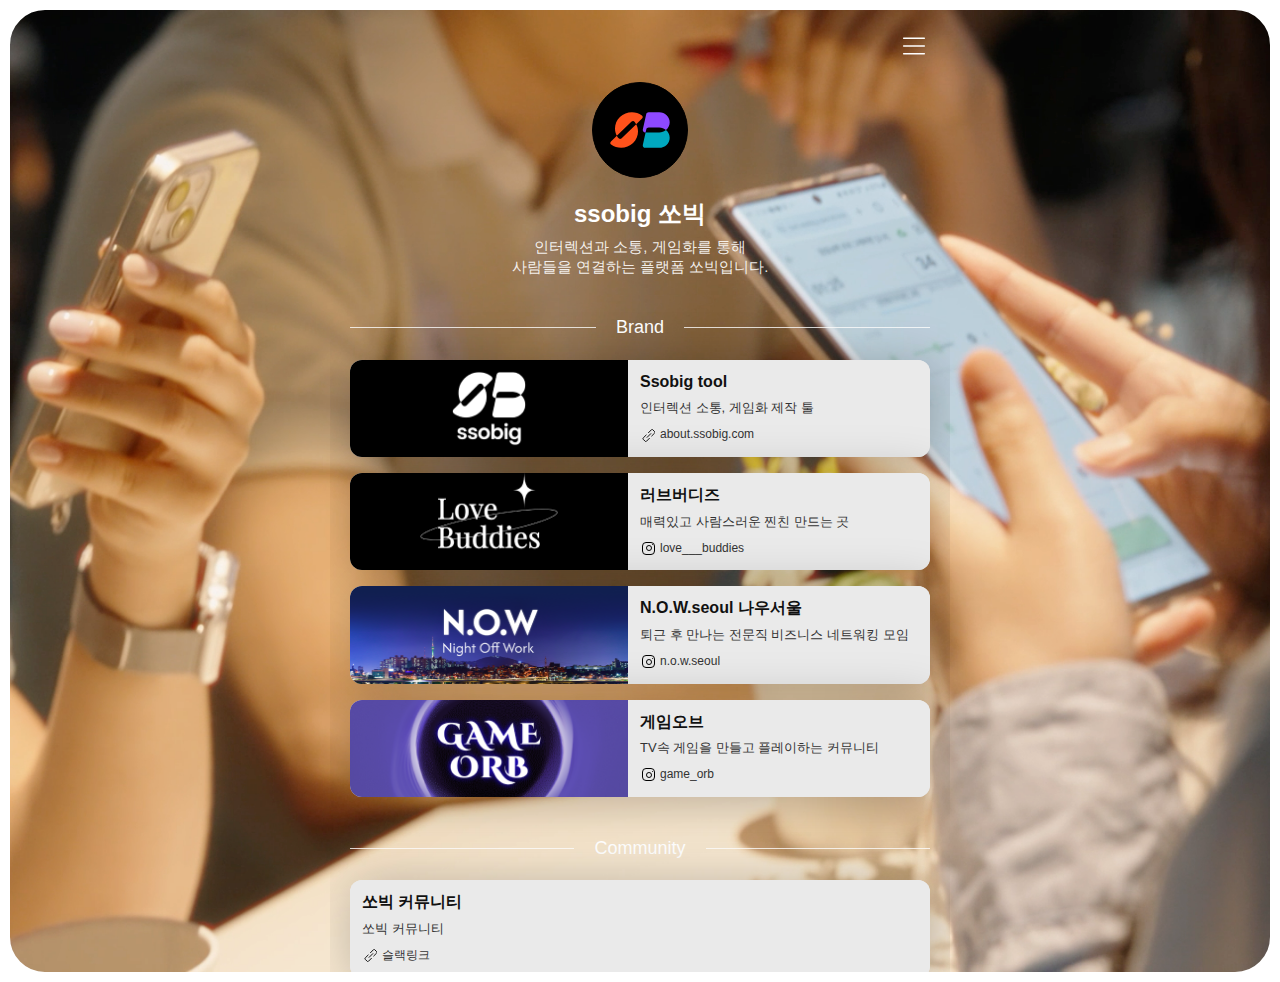
<file: autohtml-project/index.html>
<!DOCTYPE html>
<html lang="en">
<head>
  <meta charset="UTF-8">
  <meta http-equiv="X-UA-Compatible" content="IE=edge">
  <meta name="viewport" content="width=device-width, initial-scale=1.0">
  <link rel="stylesheet" href="./vars.css">
  <link rel="stylesheet" href="./style.css">
  
  
  <style>
   a,
   button,
   input,
   select,
   h1,
   h2,
   h3,
   h4,
   h5,
   * {
       box-sizing: border-box;
       margin: 0;
       padding: 0;
       border: none;
       text-decoration: none;
       background: none;
   
       -webkit-font-smoothing: antialiased;
   }
   
   menu, ol, ul {
       list-style-type: none;
       margin: 0;
       padding: 0;
   }
   </style>
  <title>Document</title>
</head>
<body>
  <div
    class="ssobig-com"
    style="
      background: url(ssobig-com.png) center;
      background-size: cover;
      background-repeat: no-repeat;
    "
  >
    <div class="contant">
      <div class="div">
        <img class="group-1707480998" src="group-17074809980.svg" />
      </div>
      <div class="frame-1707482407">
        <div class="div2">
          <img class="div3" src="div2.svg" />
        </div>
        <div class="frame-1707482409">
          <div class="ssobig">ssobig 쏘빅</div>
          <div class="div4">
            인터렉션과 소통, 게임화를 통해
            <br />
            사람들을 연결하는 플랫폼 쏘빅입니다.
          </div>
        </div>
      </div>
      <div class="frame-1707482412">
        <div class="frame-1707482415">
          <div class="line-1"></div>
          <div class="brand">Brand</div>
          <div class="line-2"></div>
        </div>
        <div class="frame-1707482414">
          <div class="div5">
            <img class="div6" src="div5.png" />
            <div class="div7">
              <div class="ssobig-tool">Ssobig tool</div>
              <div class="div8">인터렉션 소통, 게임화 제작 툴</div>
              <div class="div9">
                <div class="div10">
                  <img class="group" src="group0.svg" />
                </div>
                <div class="about-ssobig-com">about.ssobig.com</div>
              </div>
            </div>
          </div>
          <div class="div5">
            <img class="div6" src="div11.png" />
            <div class="div7">
              <div class="ssobig-tool">러브버디즈</div>
              <div class="div8">매력있고 사람스러운 찐친 만드는 곳</div>
              <div class="div9">
                <div class="div10">
                  <div class="ellipse-515"></div>
                  <div class="ellipse-5152"></div>
                  <div class="rectangle-177346"></div>
                </div>
                <div class="about-ssobig-com">love___buddies</div>
              </div>
            </div>
          </div>
          <div class="div5">
            <img class="div6" src="div17.png" />
            <div class="div7">
              <div class="ssobig-tool">N.O.W.seoul 나우서울</div>
              <div class="div8">퇴근 후 만나는 전문직 비즈니스 네트워킹 모임</div>
              <div class="div9">
                <div class="div10">
                  <div class="ellipse-515"></div>
                  <div class="ellipse-5152"></div>
                  <div class="rectangle-177346"></div>
                </div>
                <div class="about-ssobig-com">n.o.w.seoul</div>
              </div>
            </div>
          </div>
          <div class="div5">
            <img class="div6" src="div23.png" />
            <div class="div7">
              <div class="ssobig-tool">게임오브</div>
              <div class="div8">TV속 게임을 만들고 플레이하는 커뮤니티</div>
              <div class="div9">
                <div class="div10">
                  <div class="ellipse-515"></div>
                  <div class="ellipse-5152"></div>
                  <div class="rectangle-177346"></div>
                </div>
                <div class="about-ssobig-com">game_orb</div>
              </div>
            </div>
          </div>
        </div>
      </div>
      <div class="frame-1707482413">
        <div class="frame-1707482415">
          <div class="line-1"></div>
          <div class="community">Community</div>
          <div class="line-2"></div>
        </div>
        <div class="frame-1707482416">
          <div class="div11">
            <div class="div7">
              <div class="ssobig-tool">쏘빅 커뮤니티</div>
              <div class="div8">쏘빅 커뮤니티</div>
              <div class="div9">
                <div class="div10">
                  <img class="group3" src="group7.svg" />
                </div>
                <div class="about-ssobig-com">슬랙링크</div>
              </div>
            </div>
          </div>
        </div>
      </div>
    </div>
  </div>
  
</body>
</html>
</file>
<file: autohtml-project/vars.css>
/* Figma Styles of your File */
:root {
  /* Colors */
  --: linear-gradient(
    257.59deg,
    rgba(151, 71, 255, 1) 0%,
    rgba(254, 81, 20, 1) 100%
  );
  --: linear-gradient(
      127.9deg,
      rgba(0, 0, 0, 0.12) 0%,
      rgba(255, 255, 255, 0.02) 31.49999976158142%,
      rgba(0, 0, 0, 0.12) 100%
    ),
    linear-gradient(to left, #ffffff, #ffffff);
  --100: linear-gradient(
      127.9deg,
      rgba(0, 0, 0, 0.6) 0%,
      rgba(255, 255, 255, 0.1) 31.49999976158142%,
      rgba(0, 0, 0, 0.6) 100%
    ),
    linear-gradient(to left, #ffffff, #ffffff);
  --: linear-gradient(
    257.59deg,
    rgba(151, 71, 255, 1) 0%,
    rgba(254, 81, 20, 1) 100%
  );
  --10: linear-gradient(
      257.59deg,
      rgba(151, 71, 255, 0.2) 0%,
      rgba(254, 81, 20, 0.2) 100%
    ),
    linear-gradient(to left, #ffffff, #ffffff);
  --system-black-900: #111111;
  --system-black-800: #333333;
  --system-black-700: #505050;
  --system-black-600: #666666;
  --system-black-500: #767676;
  --system-black-400: #888888;
  --system-black-300: #999999;
  --system-black-200: #bbbbbb;
  --system-black-100: #e1e1e1;
  --system-black-50: #f1f1f5;
  --system-black-font-01white: #ffffff;
  --system-black-font-02black: #111111;
  --system-black-font-03gray: #505050;
  --system-black-font-04gray: #767676;
  --system-black-font-05graydisabled: #999999;
  --system-black-line-lightcolor: #f1f1f5;
  --system-black-line-regularcolor: #e5e5ec;
  --system-black-line-blackcolor: #111111;
  --system-black-line-whitecolor: #ffffff;
  --system-black-line-disabled: #cacad7;
  --system-black-bg-lightcolor: #f7f7fb;
  --system-black-bg-regularcolor: #f1f1f5;
  --system-black-bg-blackcolor: #111111;
  --system-black-bg-whitecolor: #ffffff;
  --system-black-bg-blackopacity85: #000000;
  --system-black-bg-blackopacity60: rgba(0, 0, 0, 0.6);
  --system-black-bg-blackopacity30: rgba(0, 0, 0, 0.3);
  --system-black-bg-blackopacity20: rgba(0, 0, 0, 0.2);
  --system-black-bg-blackopacity3: rgba(0, 0, 0, 0.03);
  --system-black-bg-whiteopacity60: rgba(255, 255, 255, 0.6);
  --system-black-bg-whiteopacity20: rgba(255, 255, 255, 0.2);
  --system-black-bg-gradient50: linear-gradient(
    180deg,
    rgba(0, 0, 0, 0) 0%,
    rgba(0, 0, 0, 0.5) 100%
  );
  --system-black-bg-red: #ca3a31;
  --system-black-bg-green: #04b014;
  --system-black-bg-yellow: #ffaa00;
  --system-black-button-brand: #6100ff;
  --system-black-button-black: #1c1c21;
  --system-black-button-white: #ffffff;
  --system-black-button-lightcolor: #f7f7fb;
  --system-black-button-regulargray: #e5e5ec;
  --system-black-button-disable: #f1f1f5;
  --system-black-brand-maincolor: #fe5114;
  --system-black-brand-subcolor1: #9747ff;
  --system-black-brand-subcolor2: #19bcff;
  --system-black-red-900: #b71c1c;
  --system-black-red-800: #b63731;
  --system-black-red-700: #c23e38;
  --system-black-red-600: #d3483e;
  --system-black-red-500: #e15241;
  --system-black-red-400: #de5e56;
  --system-black-red-300: #d77976;
  --system-black-red-200: #e39e9c;
  --system-black-red-100: #f7cfd3;
  --system-black-red-50: #fcecee;
  --system-black-purple-900: #441d87;
  --system-black-purple-800: #612694;
  --system-black-purple-700: #712c9c;
  --system-black-purple-600: #8331a4;
  --system-black-purple-500: #8f36aa;
  --system-black-purple-400: #9f50b6;
  --system-black-purple-300: #af6ec3;
  --system-black-purple-200: #c597d4;
  --system-black-purple-100: #dbc0e4;
  --system-black-purple-50: #f1e6f4;
  --system-black-violet-900: #7d1e4e;
  --system-black-violet-800: #9f2857;
  --system-black-violet-700: #b22e5b;
  --system-black-violet-600: #c63461;
  --system-black-violet-500: #d63964;
  --system-black-violet-400: #da4f7a;
  --system-black-violet-300: #df6c92;
  --system-black-violet-200: #e694b0;
  --system-black-violet-100: #efbecf;
  --system-black-violet-50: #fce4ec;
  --system-black-purpleheze-900: #2d218c;
  --system-black-purpleheze-800: #402d9a;
  --system-black-purpleheze-700: #4c33a2;
  --system-black-purpleheze-600: #583bab;
  --system-black-purpleheze-500: #6040b0;
  --system-black-purpleheze-400: #785bbc;
  --system-black-purpleheze-300: #9078c7;
  --system-black-purpleheze-200: #af9fd7;
  --system-black-purpleheze-100: #cfc5e6;
  --system-black-purpleheze-50: #ece7f5;
  --system-black-navyblue-900: #1b2679;
  --system-black-navyblue-800: #2a378e;
  --system-black-navyblue-700: #303f9f;
  --system-black-navyblue-600: #3949ab;
  --system-black-navyblue-500: #3f51b5;
  --system-black-navyblue-400: #5c6bc0;
  --system-black-navyblue-300: #7986cb;
  --system-black-navyblue-200: #9fa8da;
  --system-black-navyblue-100: #c5cae9;
  --system-black-navyblue-50: #e8eaf6;
  --system-black-blue-900: #1f489b;
  --system-black-blue-800: #2f66ba;
  --system-black-blue-700: #3776cb;
  --system-black-blue-600: #4188de;
  --system-black-blue-500: #4896ec;
  --system-black-blue-400: #5da4ef;
  --system-black-blue-300: #77b4f0;
  --system-black-blue-200: #9cc9f5;
  --system-black-blue-100: #c2ddf8;
  --system-black-blue-50: #e6f2fc;
  --system-black-skyblue-900: #225796;
  --system-black-skyblue-800: #3277b8;
  --system-black-skyblue-700: #3a87cb;
  --system-black-skyblue-600: #449adf;
  --system-black-skyblue-500: #4aa8ee;
  --system-black-skyblue-400: #59b5f0;
  --system-black-skyblue-300: #6fc1f2;
  --system-black-skyblue-200: #94d3f6;
  --system-black-skyblue-100: #bde4f9;
  --system-black-skyblue-50: #e5f5fd;
  --system-black-emerald-900: #275f63;
  --system-black-emerald-800: #38818d;
  --system-black-emerald-700: #4295a5;
  --system-black-emerald-600: #4caabe;
  --system-black-emerald-500: #54bad1;
  --system-black-emerald-400: #5fc4d7;
  --system-black-emerald-300: #73cede;
  --system-black-emerald-200: #96dce8;
  --system-black-emerald-100: #beeaf1;
  --system-black-emerald-50: #e4f6f9;
  --system-black-navygreen-900: #1e4c40;
  --system-black-navygreen-800: #2c675c;
  --system-black-navygreen-700: #33776b;
  --system-black-navygreen-600: #3b877b;
  --system-black-navygreen-500: #429488;
  --system-black-navygreen-400: #51a49a;
  --system-black-navygreen-300: #6ab4ac;
  --system-black-navygreen-200: #91c9c4;
  --system-black-navygreen-100: #bbdedb;
  --system-black-navygreen-50: #e3f1f1;
  --system-black-green-900: #0c5b00;
  --system-black-green-800: #107700;
  --system-black-green-700: #258716;
  --system-black-green-600: #39982a;
  --system-black-green-500: #4aa63c;
  --system-black-green-400: #7bb872;
  --system-black-green-300: #91c48a;
  --system-black-green-200: #afd4ab;
  --system-black-green-100: #cee5cb;
  --system-black-green-50: #eaf4ea;
  --system-black-khaki-900: #416729;
  --system-black-khaki-800: #62893d;
  --system-black-khaki-700: #749d47;
  --system-black-khaki-600: #88b153;
  --system-black-khaki-500: #97c05c;
  --system-black-khaki-400: #a6ca72;
  --system-black-khaki-300: #b6d38a;
  --system-black-khaki-200: #cadfab;
  --system-black-khaki-100: #dfeccb;
  --system-black-khaki-50: #f2f8ea;
  --system-black-brown-900: #725c3c;
  --system-black-brown-800: #856e4c;
  --system-black-brown-700: #99815e;
  --system-black-brown-600: #ae9671;
  --system-black-brown-500: #c3a981;
  --system-black-brown-400: #d4ba92;
  --system-black-brown-300: #dec9aa;
  --system-black-brown-200: #eddabb;
  --system-black-brown-100: #f4e8d4;
  --system-black-brown-50: #fbf3e4;
  --system-black-orange-900: #e68437;
  --system-black-orange-800: #edaa46;
  --system-black-orange-700: #f2c14f;
  --system-black-orange-600: #f7d859;
  --system-black-orange-500: #fcea60;
  --system-black-orange-400: #fced72;
  --system-black-orange-300: #fdf088;
  --system-black-orange-200: #fdf4a8;
  --system-black-orange-100: #fef9ca;
  --system-black-orange-50: #fffde9;
  --system-black-tangerine-900: #ee772f;
  --system-black-tangerine-800: #f09436;
  --system-black-tangerine-700: #f2a33a;
  --system-black-tangerine-600: #f4b53f;
  --system-black-tangerine-500: #f6c244;
  --system-black-tangerine-400: #f7cb50;
  --system-black-tangerine-300: #f8d567;
  --system-black-tangerine-200: #fae08f;
  --system-black-tangerine-100: #fcecba;
  --system-black-tangerine-50: #fef8e3;
  --system-black-amber-900: #d55b26;
  --system-black-amber-800: #df732c;
  --system-black-amber-700: #e68231;
  --system-black-amber-600: #ec9135;
  --system-black-amber-500: #f19c38;
  --system-black-amber-400: #f3aa47;
  --system-black-amber-300: #f4b961;
  --system-black-amber-200: #f7cd8b;
  --system-black-amber-100: #fae1b8;
  --system-black-amber-50: #fdf3e2;
  --system-black-darkamber-900: #b04121;
  --system-black-darkamber-800: #c84e2a;
  --system-black-darkamber-700: #d5552e;
  --system-black-darkamber-600: #e25c33;
  --system-black-darkamber-500: #ec6337;
  --system-black-darkamber-400: #ee7850;
  --system-black-darkamber-300: #f08f6d;
  --system-black-darkamber-200: #f3ae96;
  --system-black-darkamber-100: #f7cebf;
  --system-black-darkamber-50: #f8eae8;
  --system-black-maroom-900: #3b2824;
  --system-black-maroom-800: #4a352f;
  --system-black-maroom-700: #594139;
  --system-black-maroom-600: #684d43;
  --system-black-maroom-500: #74564a;
  --system-black-maroom-400: #886f65;
  --system-black-maroom-300: #9d8980;
  --system-black-maroom-200: #b9aba5;
  --system-black-maroom-100: #d5ccc9;
  --system-black-maroom-50: #eeebe9;
  --system-blueblack-900: #283237;
  --system-blueblack-800: #3a474e;
  --system-blueblack-700: #495a63;
  --system-blueblack-600: #596d79;
  --system-blueblack-500: #667c89;
  --system-blueblack-400: #7d8f9b;
  --system-blueblack-300: #94a4ad;
  --system-blueblack-200: #b3bec4;
  --system-blueblack-100: #d1d8dc;
  --system-blueblack-50: #edeff1;

  /* Fonts */
  --title-t1krsb-font-family: Pretendard-SemiBold, sans-serif;
  --title-t1krsb-font-size: 32px;
  --title-t1krsb-line-height: 42px;
  --title-t1krsb-font-weight: 600;
  --title-t1krsb-font-style: normal;
  --title-t1krrg-font-family: Pretendard-Regular, sans-serif;
  --title-t1krrg-font-size: 32px;
  --title-t1krrg-line-height: 42px;
  --title-t1krrg-font-weight: 400;
  --title-t1krrg-font-style: normal;
  --title-t1krlt-font-family: Pretendard-Light, sans-serif;
  --title-t1krlt-font-size: 32px;
  --title-t1krlt-line-height: 42px;
  --title-t1krlt-font-weight: 300;
  --title-t1krlt-font-style: normal;
  --title-t2krsb-font-family: Pretendard-SemiBold, sans-serif;
  --title-t2krsb-font-size: 28px;
  --title-t2krsb-line-height: 38px;
  --title-t2krsb-font-weight: 600;
  --title-t2krsb-font-style: normal;
  --title-t2krrg-font-family: Pretendard-Regular, sans-serif;
  --title-t2krrg-font-size: 28px;
  --title-t2krrg-line-height: 38px;
  --title-t2krrg-font-weight: 400;
  --title-t2krrg-font-style: normal;
  --title-t2krlt-font-family: Pretendard-Light, sans-serif;
  --title-t2krlt-font-size: 28px;
  --title-t2krlt-line-height: 38px;
  --title-t2krlt-font-weight: 300;
  --title-t2krlt-font-style: normal;
  --title-t3krsb-font-family: Pretendard-SemiBold, sans-serif;
  --title-t3krsb-font-size: 24px;
  --title-t3krsb-line-height: 34px;
  --title-t3krsb-font-weight: 600;
  --title-t3krsb-font-style: normal;
  --title-t3krrg-font-family: Pretendard-Regular, sans-serif;
  --title-t3krrg-font-size: 24px;
  --title-t3krrg-line-height: 34px;
  --title-t3krrg-font-weight: 400;
  --title-t3krrg-font-style: normal;
  --title-t3krlt-font-family: Pretendard-Light, sans-serif;
  --title-t3krlt-font-size: 24px;
  --title-t3krlt-line-height: 34px;
  --title-t3krlt-font-weight: 300;
  --title-t3krlt-font-style: normal;
  --title-t4krsb-font-family: Pretendard-SemiBold, sans-serif;
  --title-t4krsb-font-size: 20px;
  --title-t4krsb-line-height: 28px;
  --title-t4krsb-font-weight: 600;
  --title-t4krsb-font-style: normal;
  --title-t4krrg-font-family: Pretendard-Regular, sans-serif;
  --title-t4krrg-font-size: 20px;
  --title-t4krrg-line-height: 28px;
  --title-t4krrg-font-weight: 400;
  --title-t4krrg-font-style: normal;
  --title-t4krlt-font-family: Pretendard-Light, sans-serif;
  --title-t4krlt-font-size: 20px;
  --title-t4krlt-line-height: 28px;
  --title-t4krlt-font-weight: 300;
  --title-t4krlt-font-style: normal;
  --headline-h1krsb-font-family: Pretendard-SemiBold, sans-serif;
  --headline-h1krsb-font-size: 18px;
  --headline-h1krsb-line-height: 26px;
  --headline-h1krsb-font-weight: 600;
  --headline-h1krsb-font-style: normal;
  --headline-h1krrg-font-family: Pretendard-Regular, sans-serif;
  --headline-h1krrg-font-size: 18px;
  --headline-h1krrg-line-height: 26px;
  --headline-h1krrg-font-weight: 400;
  --headline-h1krrg-font-style: normal;
  --headline-h1krlt-font-family: Pretendard-Light, sans-serif;
  --headline-h1krlt-font-size: 18px;
  --headline-h1krlt-line-height: 26px;
  --headline-h1krlt-font-weight: 300;
  --headline-h1krlt-font-style: normal;
  --headline-h2krsb-font-family: Pretendard-SemiBold, sans-serif;
  --headline-h2krsb-font-size: 16px;
  --headline-h2krsb-line-height: 24px;
  --headline-h2krsb-font-weight: 600;
  --headline-h2krsb-font-style: normal;
  --headline-h2krrg-font-family: Pretendard-Regular, sans-serif;
  --headline-h2krrg-font-size: 16px;
  --headline-h2krrg-line-height: 24px;
  --headline-h2krrg-font-weight: 400;
  --headline-h2krrg-font-style: normal;
  --headline-h2krlt-font-family: Pretendard-Light, sans-serif;
  --headline-h2krlt-font-size: 16px;
  --headline-h2krlt-line-height: 24px;
  --headline-h2krlt-font-weight: 300;
  --headline-h2krlt-font-style: normal;
  --headline-h3krsb-font-family: Pretendard-SemiBold, sans-serif;
  --headline-h3krsb-font-size: 15px;
  --headline-h3krsb-line-height: 22px;
  --headline-h3krsb-font-weight: 600;
  --headline-h3krsb-font-style: normal;
  --headline-h3krrg-font-family: Pretendard-Regular, sans-serif;
  --headline-h3krrg-font-size: 15px;
  --headline-h3krrg-line-height: 22px;
  --headline-h3krrg-font-weight: 400;
  --headline-h3krrg-font-style: normal;
  --headline-h3krlt-font-family: Pretendard-Light, sans-serif;
  --headline-h3krlt-font-size: 15px;
  --headline-h3krlt-line-height: 22px;
  --headline-h3krlt-font-weight: 300;
  --headline-h3krlt-font-style: normal;
  --body-b1krsb-font-family: Pretendard-SemiBold, sans-serif;
  --body-b1krsb-font-size: 14px;
  --body-b1krsb-line-height: 20px;
  --body-b1krsb-font-weight: 600;
  --body-b1krsb-font-style: normal;
  --body-b1krrg-font-family: Pretendard-Regular, sans-serif;
  --body-b1krrg-font-size: 14px;
  --body-b1krrg-line-height: 20px;
  --body-b1krrg-font-weight: 400;
  --body-b1krrg-font-style: normal;
  --body-b1krlt-font-family: Pretendard-Light, sans-serif;
  --body-b1krlt-font-size: 14px;
  --body-b1krlt-line-height: 20px;
  --body-b1krlt-font-weight: 300;
  --body-b1krlt-font-style: normal;
  --body-b2krsb-font-family: Pretendard-SemiBold, sans-serif;
  --body-b2krsb-font-size: 13px;
  --body-b2krsb-line-height: 18px;
  --body-b2krsb-font-weight: 600;
  --body-b2krsb-font-style: normal;
  --body-b2krrg-font-family: Pretendard-Regular, sans-serif;
  --body-b2krrg-font-size: 13px;
  --body-b2krrg-line-height: 18px;
  --body-b2krrg-font-weight: 400;
  --body-b2krrg-font-style: normal;
  --body-b2krlt-font-family: Pretendard-Light, sans-serif;
  --body-b2krlt-font-size: 13px;
  --body-b2krlt-line-height: 18px;
  --body-b2krlt-font-weight: 300;
  --body-b2krlt-font-style: normal;
  --body-b3krsb-font-family: Pretendard-SemiBold, sans-serif;
  --body-b3krsb-font-size: 12px;
  --body-b3krsb-line-height: 18px;
  --body-b3krsb-font-weight: 600;
  --body-b3krsb-font-style: normal;
  --body-b3krrg-font-family: Pretendard-Regular, sans-serif;
  --body-b3krrg-font-size: 12px;
  --body-b3krrg-line-height: 18px;
  --body-b3krrg-font-weight: 400;
  --body-b3krrg-font-style: normal;
  --body-b3krlt-font-family: Pretendard-Light, sans-serif;
  --body-b3krlt-font-size: 12px;
  --body-b3krlt-line-height: 18px;
  --body-b3krlt-font-weight: 300;
  --body-b3krlt-font-style: normal;
  --button-but1sb-font-family: Pretendard-SemiBold, sans-serif;
  --button-but1sb-font-size: 16px;
  --button-but1sb-line-height: 24px;
  --button-but1sb-font-weight: 600;
  --button-but1sb-font-style: normal;
  --button-but1rg-font-family: Pretendard-Regular, sans-serif;
  --button-but1rg-font-size: 16px;
  --button-but1rg-line-height: 24px;
  --button-but1rg-font-weight: 400;
  --button-but1rg-font-style: normal;
  --button-but2sb-font-family: Pretendard-SemiBold, sans-serif;
  --button-but2sb-font-size: 14px;
  --button-but2sb-line-height: 20px;
  --button-but2sb-font-weight: 600;
  --button-but2sb-font-style: normal;
  --button-but2rg-font-family: Pretendard-Regular, sans-serif;
  --button-but2rg-font-size: 14px;
  --button-but2rg-line-height: 20px;
  --button-but2rg-font-weight: 400;
  --button-but2rg-font-style: normal;
  --button-but3sb-font-family: Pretendard-SemiBold, sans-serif;
  --button-but3sb-font-size: 13px;
  --button-but3sb-line-height: 18px;
  --button-but3sb-font-weight: 600;
  --button-but3sb-font-style: normal;
  --button-but3rg-font-family: Pretendard-Regular, sans-serif;
  --button-but3rg-font-size: 13px;
  --button-but3rg-line-height: 18px;
  --button-but3rg-font-weight: 400;
  --button-but3rg-font-style: normal;
  --button-but4sb-font-family: Pretendard-SemiBold, sans-serif;
  --button-but4sb-font-size: 12px;
  --button-but4sb-line-height: 18px;
  --button-but4sb-font-weight: 600;
  --button-but4sb-font-style: normal;
  --button-but4rg-font-family: Pretendard-Regular, sans-serif;
  --button-but4rg-font-size: 12px;
  --button-but4rg-line-height: 18px;
  --button-but4rg-font-weight: 400;
  --button-but4rg-font-style: normal;
  --caption-c1krsb-font-family: Pretendard-SemiBold, sans-serif;
  --caption-c1krsb-font-size: 13px;
  --caption-c1krsb-line-height: 18px;
  --caption-c1krsb-font-weight: 600;
  --caption-c1krsb-font-style: normal;
  --caption-c1krrg-font-family: Pretendard-Regular, sans-serif;
  --caption-c1krrg-font-size: 13px;
  --caption-c1krrg-line-height: 18px;
  --caption-c1krrg-font-weight: 400;
  --caption-c1krrg-font-style: normal;
  --caption-c1krlt-font-family: Pretendard-Light, sans-serif;
  --caption-c1krlt-font-size: 13px;
  --caption-c1krlt-line-height: 18px;
  --caption-c1krlt-font-weight: 300;
  --caption-c1krlt-font-style: normal;
  --caption-c2krsb-font-family: Pretendard-SemiBold, sans-serif;
  --caption-c2krsb-font-size: 12px;
  --caption-c2krsb-line-height: 18px;
  --caption-c2krsb-font-weight: 600;
  --caption-c2krsb-font-style: normal;
  --caption-c2krrg-font-family: Pretendard-Regular, sans-serif;
  --caption-c2krrg-font-size: 12px;
  --caption-c2krrg-line-height: 18px;
  --caption-c2krrg-font-weight: 400;
  --caption-c2krrg-font-style: normal;
  --caption-c2krlt-font-family: Pretendard-Light, sans-serif;
  --caption-c2krlt-font-size: 12px;
  --caption-c2krlt-line-height: 18px;
  --caption-c2krlt-font-weight: 300;
  --caption-c2krlt-font-style: normal;
  --caption-c3krsb-font-family: Pretendard-SemiBold, sans-serif;
  --caption-c3krsb-font-size: 11px;
  --caption-c3krsb-line-height: 16px;
  --caption-c3krsb-font-weight: 600;
  --caption-c3krsb-font-style: normal;
  --caption-c3krrg-font-family: Pretendard-Regular, sans-serif;
  --caption-c3krrg-font-size: 11px;
  --caption-c3krrg-line-height: 16px;
  --caption-c3krrg-font-weight: 400;
  --caption-c3krrg-font-style: normal;
  --caption-c3krlt-font-family: Pretendard-Light, sans-serif;
  --caption-c3krlt-font-size: 11px;
  --caption-c3krlt-line-height: 16px;
  --caption-c3krlt-font-weight: 300;
  --caption-c3krlt-font-style: normal;
  --caption-c4krsb-font-family: Pretendard-SemiBold, sans-serif;
  --caption-c4krsb-font-size: 10px;
  --caption-c4krsb-line-height: 14px;
  --caption-c4krsb-font-weight: 600;
  --caption-c4krsb-font-style: normal;
  --caption-c4krrg-font-family: Pretendard-Regular, sans-serif;
  --caption-c4krrg-font-size: 10px;
  --caption-c4krrg-line-height: 14px;
  --caption-c4krrg-font-weight: 400;
  --caption-c4krrg-font-style: normal;
  --caption-c4krlt-font-family: Pretendard-Light, sans-serif;
  --caption-c4krlt-font-size: 10px;
  --caption-c4krlt-line-height: 14px;
  --caption-c4krlt-font-weight: 300;
  --caption-c4krlt-font-style: normal;
  --caption-c5krsb-font-family: Pretendard-SemiBold, sans-serif;
  --caption-c5krsb-font-size: 9px;
  --caption-c5krsb-line-height: 12px;
  --caption-c5krsb-font-weight: 600;
  --caption-c5krsb-font-style: normal;
  --caption-c5krrg-font-family: Pretendard-Regular, sans-serif;
  --caption-c5krrg-font-size: 9px;
  --caption-c5krrg-line-height: 12px;
  --caption-c5krrg-font-weight: 400;
  --caption-c5krrg-font-style: normal;
  --caption-c5krlt-font-family: Pretendard-Light, sans-serif;
  --caption-c5krlt-font-size: 9px;
  --caption-c5krlt-line-height: 12px;
  --caption-c5krlt-font-weight: 300;
  --caption-c5krlt-font-style: normal;
  --mo-display-d1krsb-font-family: Pretendard-SemiBold, sans-serif;
  --mo-display-d1krsb-font-size: 56px;
  --mo-display-d1krsb-line-height: 72px;
  --mo-display-d1krsb-font-weight: 600;
  --mo-display-d1krsb-font-style: normal;
  --mo-display-d1krrg-font-family: Pretendard-Regular, sans-serif;
  --mo-display-d1krrg-font-size: 56px;
  --mo-display-d1krrg-line-height: 72px;
  --mo-display-d1krrg-font-weight: 400;
  --mo-display-d1krrg-font-style: normal;
  --mo-display-d1krlt-font-family: Pretendard-Light, sans-serif;
  --mo-display-d1krlt-font-size: 56px;
  --mo-display-d1krlt-line-height: 72px;
  --mo-display-d1krlt-font-weight: 300;
  --mo-display-d1krlt-font-style: normal;
  --mo-display-d2krsb-font-family: Pretendard-SemiBold, sans-serif;
  --mo-display-d2krsb-font-size: 48px;
  --mo-display-d2krsb-line-height: 62px;
  --mo-display-d2krsb-font-weight: 600;
  --mo-display-d2krsb-font-style: normal;
  --mo-display-d2krrg-font-family: Pretendard-Regular, sans-serif;
  --mo-display-d2krrg-font-size: 48px;
  --mo-display-d2krrg-line-height: 62px;
  --mo-display-d2krrg-font-weight: 400;
  --mo-display-d2krrg-font-style: normal;
  --mo-display-d2krlt-font-family: Pretendard-Light, sans-serif;
  --mo-display-d2krlt-font-size: 48px;
  --mo-display-d2krlt-line-height: 62px;
  --mo-display-d2krlt-font-weight: 300;
  --mo-display-d2krlt-font-style: normal;
  --mo-display-d3large-font-family: Pretendard-SemiBold, sans-serif;
  --mo-display-d3large-font-size: 40px;
  --mo-display-d3large-line-height: 52px;
  --mo-display-d3large-font-weight: 600;
  --mo-display-d3large-font-style: normal;
  --mo-display-d3krrg-font-family: Pretendard-Regular, sans-serif;
  --mo-display-d3krrg-font-size: 40px;
  --mo-display-d3krrg-line-height: 52px;
  --mo-display-d3krrg-font-weight: 400;
  --mo-display-d3krrg-font-style: normal;
  --mo-display-d3krlt-font-family: Pretendard-Light, sans-serif;
  --mo-display-d3krlt-font-size: 40px;
  --mo-display-d3krlt-line-height: 52px;
  --mo-display-d3krlt-font-weight: 300;
  --mo-display-d3krlt-font-style: normal;
  --mo-display-d4krsb-font-family: Pretendard-SemiBold, sans-serif;
  --mo-display-d4krsb-font-size: 36px;
  --mo-display-d4krsb-line-height: 44px;
  --mo-display-d4krsb-font-weight: 600;
  --mo-display-d4krsb-font-style: normal;
  --mo-display-d4krrg-font-family: Pretendard-Regular, sans-serif;
  --mo-display-d4krrg-font-size: 36px;
  --mo-display-d4krrg-line-height: 44px;
  --mo-display-d4krrg-font-weight: 400;
  --mo-display-d4krrg-font-style: normal;
  --mo-display-d4krlt-font-family: Pretendard-Light, sans-serif;
  --mo-display-d4krlt-font-size: 36px;
  --mo-display-d4krlt-line-height: 44px;
  --mo-display-d4krlt-font-weight: 300;
  --mo-display-d4krlt-font-style: normal;
  --mo-display-d5krsb-font-family: Pretendard-SemiBold, sans-serif;
  --mo-display-d5krsb-font-size: 32px;
  --mo-display-d5krsb-line-height: 42px;
  --mo-display-d5krsb-font-weight: 600;
  --mo-display-d5krsb-font-style: normal;
  --mo-display-d5krrg-font-family: Pretendard-Regular, sans-serif;
  --mo-display-d5krrg-font-size: 32px;
  --mo-display-d5krrg-line-height: 42px;
  --mo-display-d5krrg-font-weight: 400;
  --mo-display-d5krrg-font-style: normal;
  --mo-display-d5krlt-font-family: Pretendard-Light, sans-serif;
  --mo-display-d5krlt-font-size: 32px;
  --mo-display-d5krlt-line-height: 42px;
  --mo-display-d5krlt-font-weight: 300;
  --mo-display-d5krlt-font-style: normal;
  --mo-display-d6krsb-font-family: Pretendard-SemiBold, sans-serif;
  --mo-display-d6krsb-font-size: 28px;
  --mo-display-d6krsb-line-height: 38px;
  --mo-display-d6krsb-font-weight: 600;
  --mo-display-d6krsb-font-style: normal;
  --mo-display-d6krrg-font-family: Pretendard-Regular, sans-serif;
  --mo-display-d6krrg-font-size: 28px;
  --mo-display-d6krrg-line-height: 38px;
  --mo-display-d6krrg-font-weight: 400;
  --mo-display-d6krrg-font-style: normal;
  --mo-display-d6krlt-font-family: Pretendard-Light, sans-serif;
  --mo-display-d6krlt-font-size: 28px;
  --mo-display-d6krlt-line-height: 38px;
  --mo-display-d6krlt-font-weight: 300;
  --mo-display-d6krlt-font-style: normal;

  /* Effects */
  ---box-shadow: 4px 4px 20px 0px rgba(0, 0, 0, 0.1);
  ---box-shadow: inset 1px 1px 2px 0px rgba(0, 0, 0, 0.1);
  ---box-shadow: inset -1px -1px 2px 0px rgba(0, 0, 0, 0.1);
  ---box-shadow: 0px 2px 5px 0px rgba(0, 0, 0, 0.05);
  ---box-shadow: 5px 5px 30px 0px rgba(0, 0, 0, 0.4);
  ---box-shadow: 0px 0px 20px 0px rgba(255, 255, 255, 0.5);
}
</file>
<file: autohtml-project/style.css>
.ssobig-com,
.ssobig-com * {
  box-sizing: border-box;
}
.ssobig-com {
  background: linear-gradient(to left, rgba(0, 0, 0, 0.8), rgba(0, 0, 0, 0.8));
  border-radius: 45px;
  border-style: solid;
  border-color: #ffffff;
  border-width: 10px;
  display: flex;
  flex-direction: row;
  gap: 0px;
  align-items: flex-start;
  justify-content: center;
  height: 982px;
  min-width: 390px;
  position: relative;
  overflow: hidden;
}
.contant {
  display: flex;
  flex-direction: column;
  gap: 0px;
  align-items: center;
  justify-content: center;
  flex: 1;
  min-width: 350px;
  max-width: 620px;
  position: relative;
  overflow: hidden;
}
.div {
  padding: 20px;
  display: flex;
  flex-direction: row;
  gap: 10px;
  align-items: center;
  justify-content: flex-end;
  align-self: stretch;
  flex-shrink: 0;
  position: relative;
  overflow: hidden;
}
.group-1707480998 {
  flex-shrink: 0;
  width: 32px;
  height: 32px;
  position: relative;
  overflow: visible;
}
.frame-1707482407 {
  padding: 0px 20px 0px 20px;
  display: flex;
  flex-direction: column;
  gap: 20px;
  align-items: center;
  justify-content: flex-start;
  align-self: stretch;
  flex-shrink: 0;
  position: relative;
  overflow: hidden;
}
.div2 {
  background: #000000;
  border-radius: 1000px;
  border-style: solid;
  border-color: #000000;
  border-width: 1px;
  flex-shrink: 0;
  width: 96px;
  height: 96px;
  position: relative;
  overflow: hidden;
  aspect-ratio: 1;
}
.div3 {
  width: 62.96%;
  height: 39.2%;
  position: absolute;
  right: 18.52%;
  left: 18.52%;
  bottom: 30.4%;
  top: 30.4%;
  overflow: visible;
}
.frame-1707482409 {
  display: flex;
  flex-direction: column;
  gap: 8px;
  align-items: flex-start;
  justify-content: flex-start;
  align-self: stretch;
  flex-shrink: 0;
  position: relative;
}
.ssobig {
  color: var(--button-color-white, #ffffff);
  text-align: center;
  font-family: "Pretendard-Bold", sans-serif;
  font-size: 24px;
  line-height: 130%;
  font-weight: 700;
  position: relative;
  align-self: stretch;
}
.div4 {
  color: rgba(255, 255, 255, 0.9);
  text-align: center;
  font-family: "Pretendard-Regular", sans-serif;
  font-size: 15px;
  line-height: 130%;
  font-weight: 400;
  position: relative;
  align-self: stretch;
}
.frame-1707482412 {
  padding: 40px 20px 40px 20px;
  display: flex;
  flex-direction: column;
  gap: 20px;
  align-items: flex-start;
  justify-content: flex-start;
  align-self: stretch;
  flex-shrink: 0;
  position: relative;
}
.frame-1707482415 {
  display: flex;
  flex-direction: row;
  gap: 20px;
  align-items: center;
  justify-content: center;
  align-self: stretch;
  flex-shrink: 0;
  position: relative;
}
.line-1 {
  margin-top: -1px;
  border-style: solid;
  border-color: rgba(255, 255, 255, 0.8);
  border-width: 1px 0 0 0;
  flex: 1;
  height: 0px;
  position: relative;
}
.brand {
  color: #ffffff;
  text-align: center;
  font-family: "PlaywriteUsTrad-Regular", sans-serif;
  font-size: 18px;
  line-height: 130%;
  font-weight: 400;
  position: relative;
}
.line-2 {
  margin-top: -1px;
  border-style: solid;
  border-color: rgba(255, 255, 255, 0.8);
  border-width: 1px 0 0 0;
  flex: 1;
  height: 0px;
  position: relative;
}
.frame-1707482414 {
  display: flex;
  flex-direction: column;
  gap: 16px;
  align-items: flex-start;
  justify-content: flex-start;
  align-self: stretch;
  flex-shrink: 0;
  position: relative;
}
.div5 {
  background: #eaeaea;
  border-radius: 12px;
  display: flex;
  flex-direction: row;
  gap: 0px;
  align-items: flex-start;
  justify-content: flex-start;
  align-self: stretch;
  flex-shrink: 0;
  position: relative;
  box-shadow: 4px 4px 50px 0px rgba(0, 0, 0, 0.25);
  overflow: hidden;
}
.div6 {
  align-self: stretch;
  flex: 1;
  position: relative;
  overflow: hidden;
  object-fit: cover;
}
.div7 {
  background: #eaeaea;
  padding: 12px;
  display: flex;
  flex-direction: column;
  gap: 8px;
  align-items: flex-start;
  justify-content: flex-start;
  flex: 1;
  position: relative;
}
.ssobig-tool {
  color: var(--font-color-font01title, #111111);
  text-align: left;
  font-family: "Pretendard-Bold", sans-serif;
  font-size: 16px;
  line-height: 130%;
  font-weight: 700;
  position: relative;
  align-self: stretch;
}
.div8 {
  color: var(--font-color-font02main, #333333);
  text-align: left;
  font-family: "Pretendard-Regular", sans-serif;
  font-size: 13px;
  line-height: 130%;
  font-weight: 400;
  position: relative;
  align-self: stretch;
}
.div9 {
  padding: 2px;
  display: flex;
  flex-direction: row;
  gap: 4px;
  align-items: center;
  justify-content: flex-start;
  align-self: stretch;
  flex-shrink: 0;
  position: relative;
  overflow: hidden;
}
.div10 {
  flex-shrink: 0;
  width: 14px;
  height: 14px;
  position: relative;
}
.group {
  width: 92.73%;
  height: 92.94%;
  position: absolute;
  right: 3.74%;
  left: 3.53%;
  bottom: 3.53%;
  top: 3.53%;
  overflow: visible;
}
.about-ssobig-com {
  color: var(--font-color-font02main, #333333);
  text-align: left;
  font-family: "Pretendard-Regular", sans-serif;
  font-size: 12px;
  line-height: 130%;
  font-weight: 400;
  position: relative;
  flex: 1;
}
.group2 {
  position: absolute;
  inset: 0;
}
.ellipse-515 {
  border-radius: 50%;
  border-style: solid;
  border-color: #000000;
  border-width: 1px;
  width: 42.48%;
  height: 42.48%;
  position: absolute;
  right: 28.77%;
  left: 28.75%;
  bottom: 28.77%;
  top: 28.75%;
}
.ellipse-5152 {
  background: #000000;
  border-radius: 50%;
  width: 9.04%;
  height: 9.04%;
  position: absolute;
  right: 12.12%;
  left: 78.84%;
  bottom: 62.2%;
  top: 28.76%;
  transform-origin: 0 0;
  transform: rotate(-180deg) scale(1, 1);
}
.rectangle-177346 {
  border-radius: 4px;
  border-style: solid;
  border-color: #000000;
  border-width: 1px;
  width: 92.86%;
  height: 92.86%;
  position: absolute;
  right: 3.57%;
  left: 3.57%;
  bottom: 3.74%;
  top: 3.4%;
}
.frame-1707482413 {
  padding: 0px 20px 40px 20px;
  display: flex;
  flex-direction: column;
  gap: 20px;
  align-items: flex-start;
  justify-content: flex-start;
  align-self: stretch;
  flex-shrink: 0;
  position: relative;
}
.community {
  color: #ffffff;
  text-align: center;
  font-family: "PlaywriteUsTrad-Regular", sans-serif;
  font-size: 18px;
  line-height: 130%;
  font-weight: 400;
  position: relative;
}
.frame-1707482416 {
  display: flex;
  flex-direction: row;
  gap: 12px;
  align-items: flex-start;
  justify-content: flex-start;
  flex-wrap: wrap;
  align-content: flex-start;
  align-self: stretch;
  flex-shrink: 0;
  position: relative;
}
.div11 {
  background: #eaeaea;
  border-radius: 12px;
  display: flex;
  flex-direction: row;
  gap: 0px;
  align-items: flex-start;
  justify-content: flex-start;
  flex: 1;
  position: relative;
  box-shadow: 4px 4px 50px 0px rgba(0, 0, 0, 0.25);
  overflow: hidden;
}
.group3 {
  width: 92.73%;
  height: 92.94%;
  position: absolute;
  right: 3.74%;
  left: 3.53%;
  bottom: 3.53%;
  top: 3.53%;
  overflow: visible;
}
</file>
